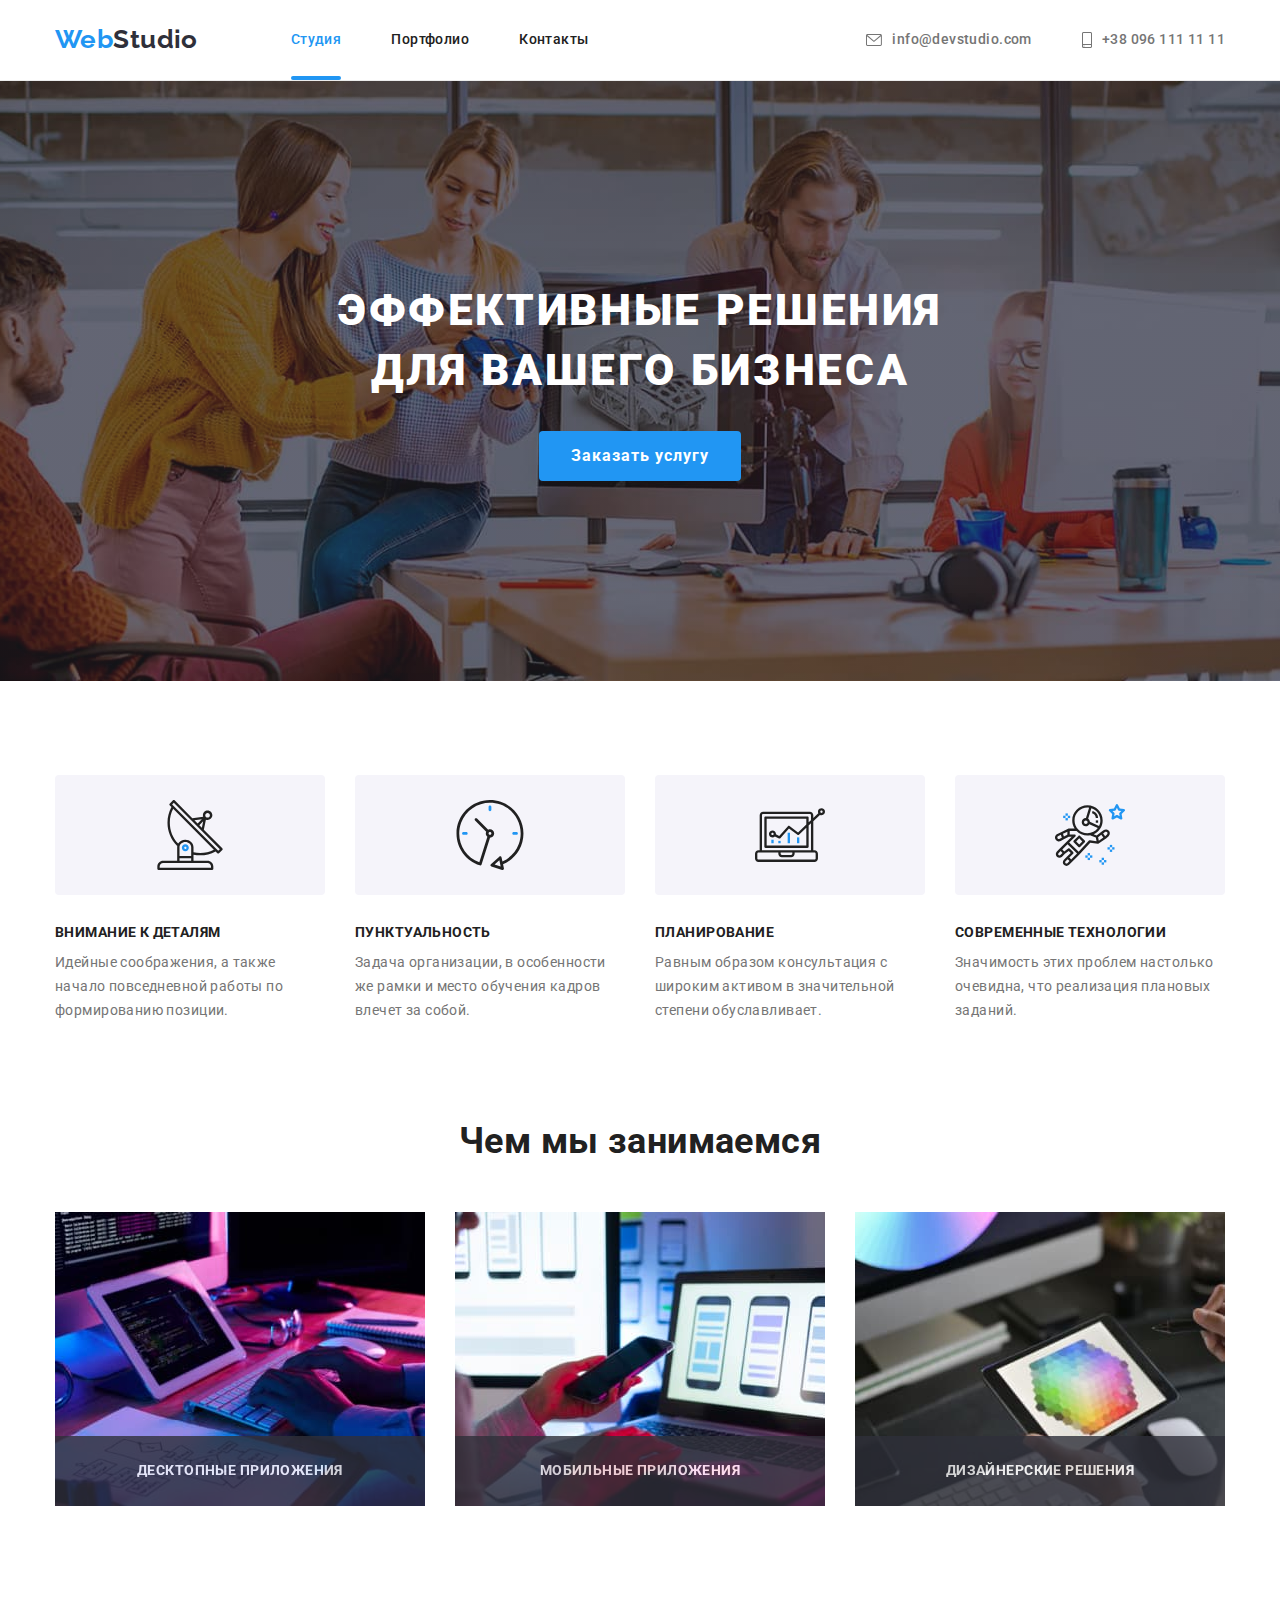
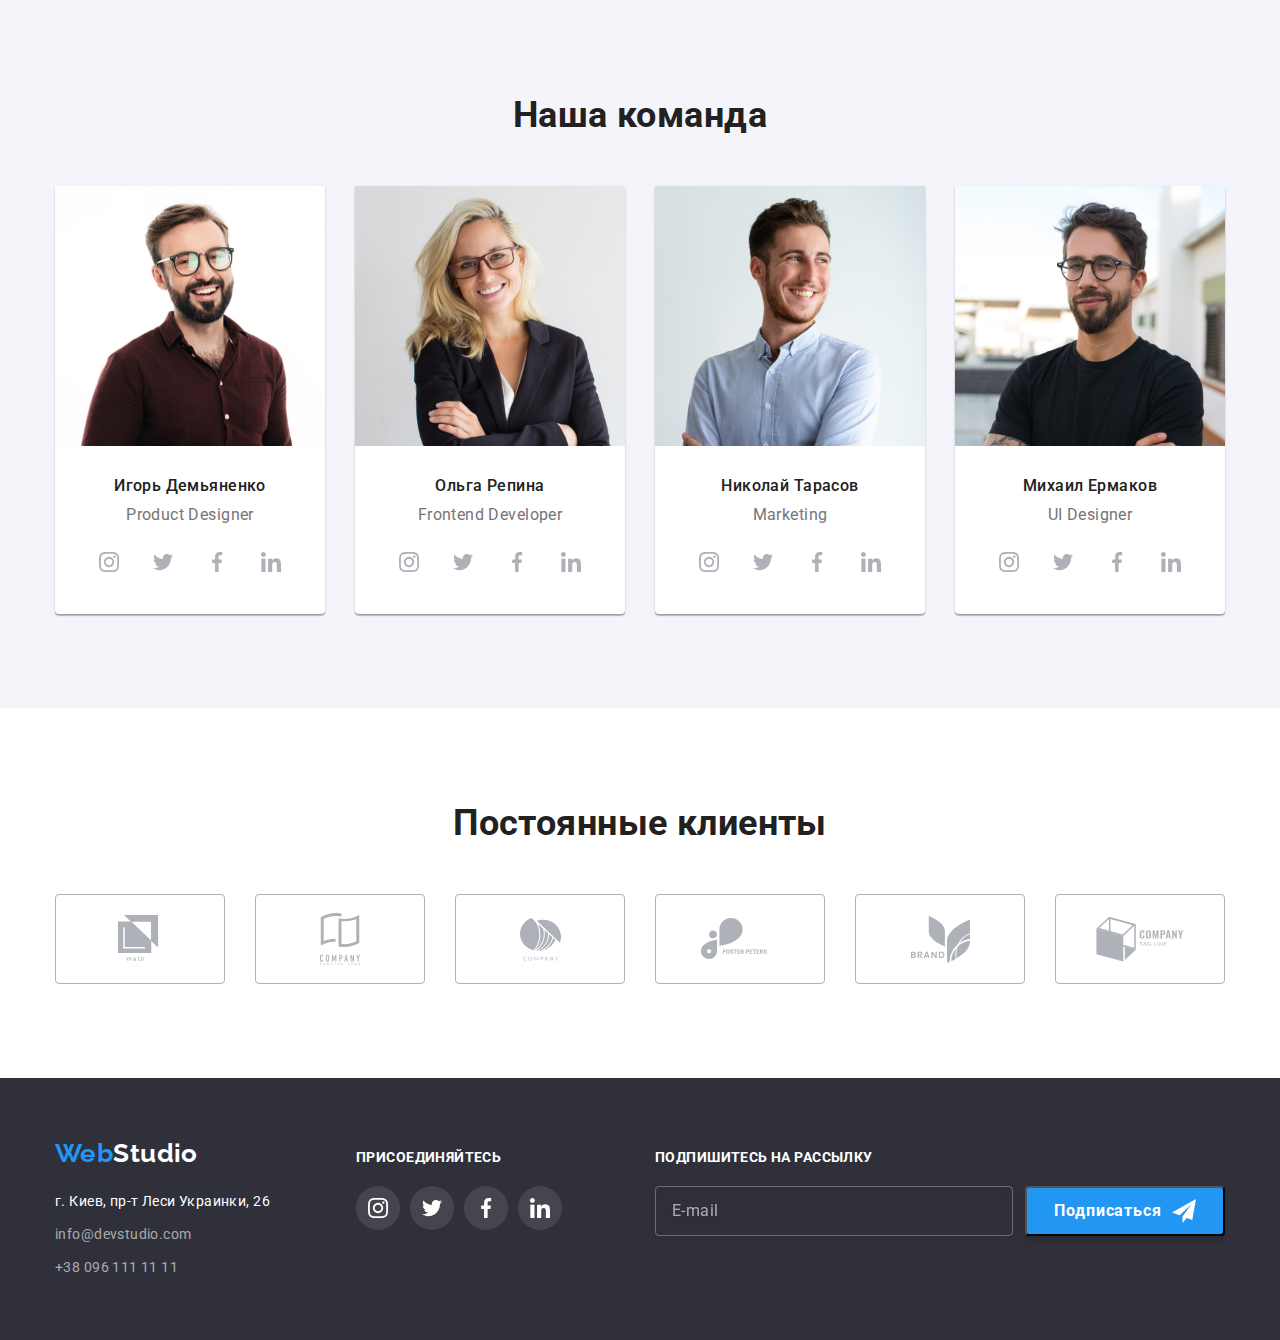
<file: index.html>
<!DOCTYPE html>
<html lang="ru">
  <head>
    <meta charset="UTF-8" />
    <meta http-equiv="X-UA-Compatible" content="IE=edge" />
    <meta name="viewport" content="width=device-width, initial-scale=1.0" />
    <title>Студия</title>
    <link rel="preconnect" href="https://fonts.gstatic.com" />
    <link
      href="https://fonts.googleapis.com/css2?family=Raleway:wght@700&family=Roboto:wght@400;500;700&display=swap"
      rel="stylesheet"
    />
    <link
      rel="stylesheet"
      href="https://cdnjs.cloudflare.com/ajax/libs/modern-normalize/1.0.0/modern-normalize.min.css"
    />
    <link rel="stylesheet" href="./css/styles.css" />
  </head>

  <body class="body">
    <!--Шапка сайта-->
    <header class="page-header">
      <div class="container">
        <nav class="site-nav">
          <a class="logo" href="./"
            ><span class="accent-logo">Web</span>Studio</a
          >
          <ul class="header-nav link">
            <li class="menu-item">
              <a class="link current" href="./index.html">Студия</a>
            </li>
            <li class="menu-item">
              <a class="link" href="./pages/portfolio.html">Портфолио</a>
            </li>
            <li class="menu-item"><a class="link" href="">Контакты</a></li>
          </ul>
        </nav>
        <div class="header-block-link">
          <a class="header-link" href="mailto:info@devstudio.com">
            <svg class="icon" width="16" height="12">
              <use href="./images/header-sprite.svg#icon-mail"></use></svg
            >info@devstudio.com</a
          >
          <a class="header-link" href="tel:+380961111111"
            ><svg class="icon" width="10" height="16">
              <use href="./images/header-sprite.svg#icon-smartphone"></use></svg
            >+38 096 111 11 11</a
          >
        </div>
      </div>
    </header>

    <!--Герой-->
    <main>
      <section class="hero-section list">
        <h1 class="hero-title">Эффективные решения для вашего бизнеса</h1>
        <button class="button" type="button" data-modal-open>
          Заказать услугу
        </button>
      </section>

      <!--Преимущества-->
      <section class="advantage-section">
        <div class="container">
          <h2 class="visually-hidden">Наши преимущества</h2>
          <ul class="list">
            <li class="adv-item">
              <div class="adv-icon">
                <svg class="icon-link" width="70" height="70">
                  <use href="./images/sprite.svg#icon-antenna"></use>
                </svg>
              </div>
              <h3>ВНИМАНИЕ К ДЕТАЛЯМ</h3>
              <p>
                Идейные соображения, а также начало повседневной работы по
                формированию позиции.
              </p>
            </li>
            <li class="adv-item">
              <div class="adv-icon">
                <svg class="icon-link" width="70" height="70">
                  <use href="./images/sprite.svg#icon-clock"></use>
                </svg>
              </div>
              <h3>ПУНКТУАЛЬНОСТЬ</h3>
              <p>
                Задача организации, в особенности же рамки и место обучения
                кадров влечет за собой.
              </p>
            </li>
            <li class="adv-item">
              <div class="adv-icon">
                <svg class="icon-link" width="70" height="70">
                  <use href="./images/sprite.svg#icon-diagram"></use>
                </svg>
              </div>
              <h3>ПЛАНИРОВАНИЕ</h3>
              <p>
                Равным образом консультация с широким активом в значительной
                степени обуславливает.
              </p>
            </li>
            <li class="adv-item">
              <div class="adv-icon">
                <svg class="icon-link" width="70" height="70">
                  <use href="./images/sprite.svg#icon-astronaut"></use>
                </svg>
              </div>
              <h3>СОВРЕМЕННЫЕ ТЕХНОЛОГИИ</h3>
              <p>
                Значимость этих проблем настолько очевидна, что реализация
                плановых заданий.
              </p>
            </li>
          </ul>
        </div>
      </section>

      <!--Сфера деятельности-->
      <section class="section gallery">
        <div class="container">
          <h2 class="section-title">Чем мы занимаемся</h2>
          <ul class="list gallery-list">
            <li class="gallery-item">
              <div class="gallery-thumb">
                <img src="./images/box1.jpg" alt="Написание кода" width="370" />
                <p class="gallery-text">ДЕСКТОПНЫЕ ПРИЛОЖЕНИЯ</p>
              </div>
            </li>
            <li class="gallery-item">
              <div class="gallery-thumb">
                <img
                  src="./images/box2.jpg"
                  alt="Фронтенд разработка"
                  width="370"
                />
                <p class="gallery-text">МОБИЛЬНЫЕ ПРИЛОЖЕНИЯ</p>
              </div>
            </li>
            <li class="gallery-item">
              <div class="gallery-thumb">
                <img
                  src="./images/box3.jpg"
                  alt="Разработка дизайна"
                  width="370"
                />
                <p class="gallery-text">ДИЗАЙНЕРСКИЕ РЕШЕНИЯ</p>
              </div>
            </li>
          </ul>
        </div>
      </section>

      <!--Команда-->
      <section class="section team-section">
        <div class="container">
          <h2 class="team-title">Наша команда</h2>
          <ul class="list grid">
            <li class="grid-item team-list">
              <img
                src="./images/img1.jpg"
                alt="Продуктовый дизайнер"
                width="270"
              />
              <div class="team-text">
                <h3 class="team-member">Игорь Демьяненко</h3>
                <p class="team-position">Product Designer</p>
                <ul class="list team-icons">
                  <li class="team-icons-item">
                    <a
                      href=""
                      class="team-icon-link"
                      target="_blank"
                      rel="noopener noreferrer"
                      ><svg class="icon">
                        <use
                          href="./images/team-sprite.svg#icon-instagram"
                        ></use></svg
                    ></a>
                  </li>
                  <li class="team-icons-item">
                    <a
                      href=""
                      class="team-icon-link"
                      target="_blank"
                      rel="noopener noreferrer"
                      ><svg class="icon">
                        <use
                          href="./images/team-sprite.svg#icon-twitter"
                        ></use></svg
                    ></a>
                  </li>
                  <li class="team-icons-item">
                    <a
                      href=""
                      class="team-icon-link"
                      target="_blank"
                      rel="noopener noreferrer"
                      ><svg class="icon">
                        <use
                          href="./images/team-sprite.svg#icon-facebook"
                        ></use></svg
                    ></a>
                  </li>
                  <li class="team-icons-item">
                    <a
                      href=""
                      class="team-icon-link"
                      target="_blank"
                      rel="noopener noreferrer"
                      ><svg class="icon">
                        <use
                          href="./images/team-sprite.svg#icon-linkedin"
                        ></use></svg
                    ></a>
                  </li>
                </ul>
              </div>
            </li>
            <li class="grid-item team-list">
              <img
                src="./images/img2.jpg"
                alt="Фронтенд-разработчик"
                width="270"
              />
              <div class="team-text">
                <h3 class="team-member">Ольга Репина</h3>
                <p class="team-position">Frontend Developer</p>
                <ul class="list team-icons">
                  <li class="team-icons-item">
                    <a
                      href=""
                      class="team-icon-link"
                      target="_blank"
                      rel="noopener noreferrer"
                      ><svg class="icon">
                        <use
                          href="./images/team-sprite.svg#icon-instagram"
                        ></use></svg
                    ></a>
                  </li>
                  <li class="team-icons-item">
                    <a
                      href=""
                      class="team-icon-link"
                      target="_blank"
                      rel="noopener noreferrer"
                      ><svg class="icon">
                        <use
                          href="./images/team-sprite.svg#icon-twitter"
                        ></use></svg
                    ></a>
                  </li>
                  <li class="team-icons-item">
                    <a
                      href=""
                      class="team-icon-link"
                      target="_blank"
                      rel="noopener noreferrer"
                      ><svg class="icon">
                        <use
                          href="./images/team-sprite.svg#icon-facebook"
                        ></use></svg
                    ></a>
                  </li>
                  <li class="team-icons-item">
                    <a
                      href=""
                      class="team-icon-link"
                      target="_blank"
                      rel="noopener noreferrer"
                      ><svg class="icon">
                        <use
                          href="./images/team-sprite.svg#icon-linkedin"
                        ></use></svg
                    ></a>
                  </li>
                </ul>
              </div>
            </li>
            <li class="grid-item team-list">
              <img src="./images/img3.jpg" alt="Маркетолог" width="270" />
              <div class="team-text">
                <h3 class="team-member">Николай Тарасов</h3>
                <p class="team-position">Marketing</p>
                <ul class="list team-icons">
                  <li class="team-icons-item">
                    <a
                      href=""
                      class="team-icon-link"
                      target="_blank"
                      rel="noopener noreferrer"
                      ><svg class="icon">
                        <use
                          href="./images/team-sprite.svg#icon-instagram"
                        ></use></svg
                    ></a>
                  </li>
                  <li class="team-icons-item">
                    <a
                      href=""
                      class="team-icon-link"
                      target="_blank"
                      rel="noopener noreferrer"
                      ><svg class="icon">
                        <use
                          href="./images/team-sprite.svg#icon-twitter"
                        ></use></svg
                    ></a>
                  </li>
                  <li class="team-icons-item">
                    <a
                      href=""
                      class="team-icon-link"
                      target="_blank"
                      rel="noopener noreferrer"
                      ><svg class="icon">
                        <use
                          href="./images/team-sprite.svg#icon-facebook"
                        ></use></svg
                    ></a>
                  </li>
                  <li class="team-icons-item">
                    <a
                      href=""
                      class="team-icon-link"
                      target="_blank"
                      rel="noopener noreferrer"
                      ><svg class="icon">
                        <use
                          href="./images/team-sprite.svg#icon-linkedin"
                        ></use></svg
                    ></a>
                  </li>
                </ul>
              </div>
            </li>
            <li class="grid-item team-list">
              <img
                src="./images/img4.jpg"
                alt="Дизайнер интерфейса"
                width="270"
              />
              <div class="team-text">
                <h3 class="team-member">Михаил Ермаков</h3>
                <p class="team-position">UI Designer</p>
                <ul class="list team-icons">
                  <li class="team-icons-item">
                    <a
                      href=""
                      class="team-icon-link"
                      target="_blank"
                      rel="noopener noreferrer"
                      ><svg class="icon">
                        <use
                          href="./images/team-sprite.svg#icon-instagram"
                        ></use></svg
                    ></a>
                  </li>
                  <li class="team-icons-item">
                    <a
                      href=""
                      class="team-icon-link"
                      target="_blank"
                      rel="noopener noreferrer"
                      ><svg class="icon">
                        <use
                          href="./images/team-sprite.svg#icon-twitter"
                        ></use></svg
                    ></a>
                  </li>
                  <li class="team-icons-item">
                    <a
                      href=""
                      class="team-icon-link"
                      target="_blank"
                      rel="noopener noreferrer"
                      ><svg class="icon">
                        <use
                          href="./images/team-sprite.svg#icon-facebook"
                        ></use></svg
                    ></a>
                  </li>
                  <li class="team-icons-item">
                    <a
                      href=""
                      class="team-icon-link"
                      target="_blank"
                      rel="noopener noreferrer"
                      ><svg class="icon">
                        <use
                          href="./images/team-sprite.svg#icon-linkedin"
                        ></use></svg
                    ></a>
                  </li>
                </ul>
              </div>
            </li>
          </ul>
        </div>
      </section>
    </main>

    <!--Клиенты-->

    <section class="client-section">
      <div class="container">
        <h2 class="client-title">Постоянные клиенты</h2>
        <ul class="client-list">
          <li class="client-item">
            <a
              href=""
              class="client-link"
              target="_blank"
              rel="noopener noreferrer"
              ><svg class="icon" width="44" height="49">
                <use href="./images/client-sprite.svg#logo1"></use></svg
            ></a>
          </li>
          <li class="client-item">
            <a
              href=""
              class="client-link"
              target="_blank"
              rel="noopener noreferrer"
              ><svg class="icon" width="40" height="52">
                <use href="./images/client-sprite.svg#logo2"></use></svg
            ></a>
          </li>
          <li class="client-item">
            <a
              href=""
              class="client-link"
              target="_blank"
              rel="noopener noreferrer"
              ><svg class="icon" width="41" height="43">
                <use href="./images/client-sprite.svg#logo3"></use></svg
            ></a>
          </li>
          <li class="client-item">
            <a
              href=""
              class="client-link"
              target="_blank"
              rel="noopener noreferrer"
              ><svg class="icon" width="80" height="42">
                <use href="./images/client-sprite.svg#logo4"></use></svg
            ></a>
          </li>
          <li class="client-item">
            <a
              href=""
              class="client-link"
              target="_blank"
              rel="noopener noreferrer"
              ><svg class="icon" width="59" height="47">
                <use href="./images/client-sprite.svg#logo5"></use></svg
            ></a>
          </li>
          <li class="client-item">
            <a
              href=""
              class="client-link"
              target="_blank"
              rel="noopener noreferrer"
              ><svg class="icon" width="88" height="45">
                <use href="./images/client-sprite.svg#logo6"></use></svg
            ></a>
          </li>
        </ul>
      </div>
    </section>

    <!--Контакты-->
    <footer class="footer">
      <div class="container">
        <div class="footer-contact">
          <a href="./index.html" class="logo footer-logo"
            ><span class="accent-logo">Web</span>Studio</a
          >
          <address class="address">
            <p>г. Киев, пр-т Леси Украинки, 26</p>
            <a class="contact-link" href="mailto:info@devstudio.com"
              >info@devstudio.com</a
            >
            <a class="contact-link" href="tel:+380961111111"
              >+38 096 111 11 11</a
            >
          </address>
        </div>
        <div class="footer-join">
          <h3 class="join-title">Присоединяйтесь</h3>
          <ul class="join-list">
            <li class="join-item">
              <a
                href=""
                class="join-icon"
                target="_blank"
                rel="noopener noreferrer"
                ><svg class="icon">
                  <use
                    href="./images/team-sprite.svg#icon-instagram"
                  ></use></svg
              ></a>
            </li>
            <li class="join-item">
              <a
                href=""
                class="join-icon"
                target="_blank"
                rel="noopener noreferrer"
                ><svg class="icon">
                  <use href="./images/team-sprite.svg#icon-twitter"></use></svg
              ></a>
            </li>
            <li class="join-item">
              <a
                href=""
                class="join-icon"
                target="_blank"
                rel="noopener noreferrer"
                ><svg class="icon">
                  <use href="./images/team-sprite.svg#icon-facebook"></use></svg
              ></a>
            </li>
            <li class="join-item">
              <a
                href=""
                class="join-icon"
                target="_blank"
                rel="noopener noreferrer"
                ><svg class="icon">
                  <use href="./images/team-sprite.svg#icon-linkedin"></use></svg
              ></a>
            </li>
          </ul>
        </div>
        <form class="sub-form">
          <div class="sub-field">
            <h2 class="sub-title">ПОДПИШИТЕСЬ НА РАССЫЛКУ</h2>
            <label for="mail"></label>
            <input type="email" name="mail" id="mail" placeholder="E-mail" />
          </div>
          <button class="sub-button">
            Подписаться<svg class="sub-icon" width="24" height="24">
              <use href="./images/modal-sprite.svg#icon-send"></use>
            </svg>
          </button>
        </form>
      </div>
    </footer>

    <!-- Modal window -->
    <div class="backdrop is-hidden" data-modal>
      <div class="modal">
        <form class="modal-form">
          <h2 class="modal-title">Оставьте свои данные, мы вам перезвоним</h2>
          <div class="form-field">
            <label for="name">Имя</label>
            <input type="text" name="name" id="name" />
          </div>
          <div class="form-field">
            <label for="tel">Телефон</label>
            <input type="tel" name="tel" id="tel" />
          </div>
          <div class="form-field">
            <label for="email">Почта</label>
            <input type="email" name="mail" id="email" placeholder="1" />
          </div>

          <div class="form-field">
            <label for="comment">Комментарий</label>
            <textarea
              class="comment"
              name="comment"
              id="comment"
              cols="30"
              rows="10"
              placeholder="Введите текст"
            ></textarea>
          </div>
          <div class="form-field checkbox">
            <input type="checkbox" name="" id="policy" />
            <label for="policy" class="checkbox-label"
              >Соглашаюсь с рассылкой и принимаю
              <a class="policy-link" href="">Условия договора</a></label
            >
          </div>
          <button class="modal-submit" type="submit">Отправить</button>
        </form>
        <button class="modal-button" aria-label="Закрыть" data-modal-close>
          <svg class="modal-icon" width="30" height="30">
            <use href="./images/modal-sprite.svg#icon-close"></use>
          </svg>
        </button>
      </div>
    </div>

    <!-- JS script -->
    <script src="./js/modal.js"></script>
  </body>
</html>
</file>
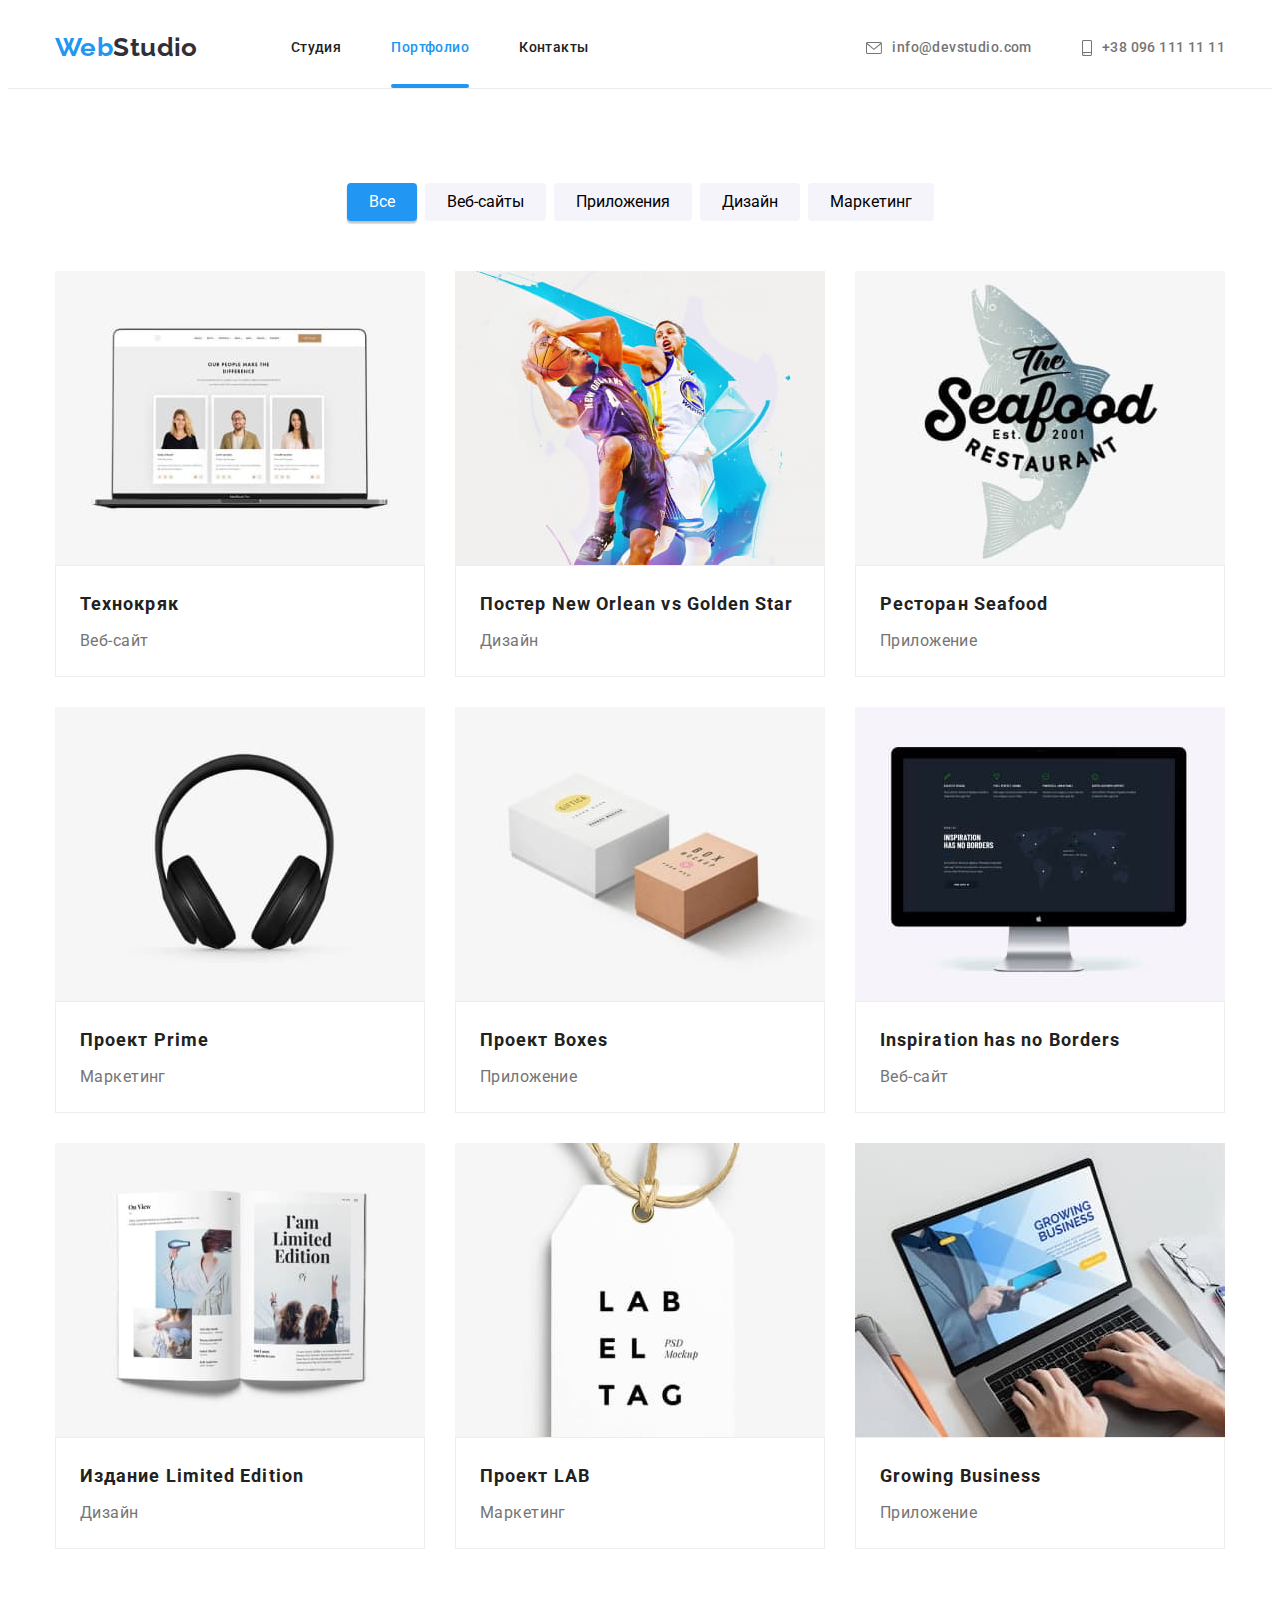
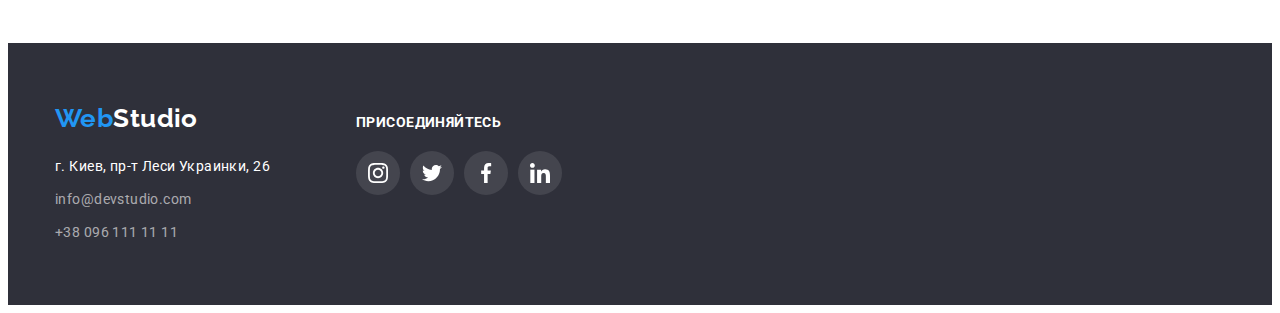
<file: pages/portfolio.html>
<!DOCTYPE html>
<html lang="ru">
  <head>
    <meta charset="UTF-8" />
    <meta http-equiv="X-UA-Compatible" content="IE=edge" />
    <meta name="viewport" content="width=device-width, initial-scale=1.0" />
    <title>Портфолио</title>
    <link rel="preconnect" href="https://fonts.gstatic.com" />
    <link
      href="https://fonts.googleapis.com/css2?family=Raleway:wght@700&family=Roboto:wght@400;500;700&display=swap"
      rel="stylesheet"
    />
    <link
      rel="stylesheet"
      href="https://cdnjs.cloudflare.com/ajax/libs/modern-normalize/0.2.0/modern-normalize.min.css"
      integrity="sha512-sqIVMkf5f8XGYI/UZYGs7wODxlUeoj9JknataPfUwtvrSKWMHrMXGZ7Evb6nabFYJQG15vFFyALe6r0nWCD1Ug=="
      crossorigin="anonymous"
    />
    <link rel="stylesheet" href="../css/styles.css" />
  </head>

  <body class="body">
    <!--Шапка сайта-->
    <header class="page-header">
      <div class="container">
        <nav class="site-nav">
          <a class="logo" href="../"
            ><span class="accent-logo">Web</span>Studio</a
          >
          <ul class="header-nav link">
            <li class="menu-item">
              <a class="link" href="../index.html">Студия</a>
            </li>
            <li class="menu-item">
              <a class="link current" href="../pages/portfolio.html"
                >Портфолио</a
              >
            </li>
            <li class="menu-item"><a class="link" href="">Контакты</a></li>
          </ul>
        </nav>
        <div class="header-block-link">
          <a class="header-link" href="mailto:info@devstudio.com">
            <svg class="icon" width="16" height="12">
              <use href="../images/header-sprite.svg#icon-mail"></use></svg
            >info@devstudio.com</a
          >
          <a class="header-link" href="tel:+380961111111"
            ><svg class="icon" width="10" height="16">
              <use
                href="../images/header-sprite.svg#icon-smartphone"
              ></use></svg
            >+38 096 111 11 11</a
          >
        </div>
      </div>
    </header>

    <!--Портфолио-->
    <main>
      <section class="section">
        <div class="container">
          <h1 class="visually-hidden">Наши работы</h1>
          <ul class="portfolio-button list">
            <li class="btn-item">
              <button class="button list current" type="button">Все</button>
            </li>
            <li class="btn-item">
              <button class="button list" type="button">Веб-сайты</button>
            </li>
            <li class="btn-item">
              <button class="button list" type="button">Приложения</button>
            </li>
            <li class="btn-item">
              <button class="button list" type="button">Дизайн</button>
            </li>
            <li class="btn-item">
              <button class="button list" type="button">Маркетинг</button>
            </li>
          </ul>
          <div class="flex-container">
            <h2 class="visually-hidden">Примеры работы</h2>
            <ul class="portfolio-title list">
              <li class="flex-elements">
                <div class="prtf-thumb">
                  <a href="" class="list portfolio-list"
                    ><div class="prtf-thumb-link">
                      <img
                        src="../images/portfolio/img.jpg"
                        alt="Разработка сайтов"
                        width="370"
                      />
                      <p class="prtf-description">
                        Технокряк это современная площадка распространения
                        коронавируса. Компании используют эту платформу для
                        цифрового шпионажа и атак на защищённые сервера
                        конкурентов.
                      </p>
                    </div>
                    <div class="prtf-text">
                      <h3 class="exemple-title">Технокряк</h3>
                      <p>Веб-сайт</p>
                    </div>
                  </a>
                </div>
              </li>

              <li class="flex-elements">
                <div class="prtf-thumb">
                  <a href="" class="list portfolio-list"
                    ><div class="prtf-thumb-link">
                      <img
                        src="../images/portfolio/img-1.jpg"
                        alt="Дизайн постеров"
                        width="370"
                      />
                      <p class="prtf-description">
                        Технокряк это современная площадка распространения
                        коронавируса. Компании используют эту платформу для
                        цифрового шпионажа и атак на защищённые сервера
                        конкурентов.
                      </p>
                    </div>
                    <div class="prtf-text">
                      <h3 class="exemple-title">
                        Постер New Orlean vs Golden Star
                      </h3>
                      <p>Дизайн</p>
                    </div></a
                  >
                </div>
              </li>
              <li class="flex-elements">
                <div class="prtf-thumb">
                  <a href="" class="list portfolio-list">
                    <div class="prtf-thumb-link">
                      <img
                        src="../images/portfolio/img-2.jpg"
                        alt="Разработка приложений"
                        width="370"
                      />
                      <p class="prtf-description">
                        Технокряк это современная площадка распространения
                        коронавируса. Компании используют эту платформу для
                        цифрового шпионажа и атак на защищённые сервера
                        конкурентов.
                      </p>
                    </div>
                    <div class="prtf-text">
                      <h3 class="exemple-title">Ресторан Seafood</h3>
                      <p>Приложение</p>
                    </div></a
                  >
                </div>
              </li>
              <li class="flex-elements">
                <div class="prtf-thumb">
                  <a href="" class="list portfolio-list"
                    ><div class="prtf-thumb-link">
                      <img
                        src="../images/portfolio/img-3.jpg"
                        alt="Маркетинг"
                        width="370"
                      />
                      <p class="prtf-description">
                        Технокряк это современная площадка распространения
                        коронавируса. Компании используют эту платформу для
                        цифрового шпионажа и атак на защищённые сервера
                        конкурентов.
                      </p>
                    </div>
                    <div class="prtf-text">
                      <h3 class="exemple-title">Проект Prime</h3>
                      <p>Маркетинг</p>
                    </div></a
                  >
                </div>
              </li>

              <li class="flex-elements">
                <div class="prtf-thumb">
                  <a href="" class="list portfolio-list"
                    ><div class="prtf-thumb-link">
                      <img
                        src="../images/portfolio/img-4.jpg"
                        alt="Разработка приложений"
                        width="370"
                      />
                      <p class="prtf-description">
                        Технокряк это современная площадка распространения
                        коронавируса. Компании используют эту платформу для
                        цифрового шпионажа и атак на защищённые сервера
                        конкурентов.
                      </p>
                    </div>
                    <div class="prtf-text">
                      <h3 class="exemple-title">Проект Boxes</h3>
                      <p>Приложение</p>
                    </div></a
                  >
                </div>
              </li>
              <li class="flex-elements">
                <div class="prtf-thumb">
                  <a href="" class="list portfolio-list"
                    ><div class="prtf-thumb-link">
                      <img
                        src="../images/portfolio/img-5.jpg"
                        alt="Разработка сайтов"
                        width="370"
                      />
                      <p class="prtf-description">
                        Технокряк это современная площадка распространения
                        коронавируса. Компании используют эту платформу для
                        цифрового шпионажа и атак на защищённые сервера
                        конкурентов.
                      </p>
                    </div>
                    <div class="prtf-text">
                      <h3 class="exemple-title">Inspiration has no Borders</h3>
                      <p>Веб-сайт</p>
                    </div></a
                  >
                </div>
              </li>
              <li class="flex-elements">
                <div class="prtf-thumb">
                  <a href="" class="list portfolio-list"
                    ><div class="prtf-thumb-link">
                      <img
                        src="../images/portfolio/img-6.jpg"
                        alt="Разработка дизайна"
                        width="370"
                      />
                      <p class="prtf-description">
                        Технокряк это современная площадка распространения
                        коронавируса. Компании используют эту платформу для
                        цифрового шпионажа и атак на защищённые сервера
                        конкурентов.
                      </p>
                    </div>
                    <div class="prtf-text">
                      <h3 class="exemple-title">Издание Limited Edition</h3>
                      <p>Дизайн</p>
                    </div></a
                  >
                </div>
              </li>
              <li class="flex-elements">
                <div class="prtf-thumb">
                  <a href="" class="list portfolio-list"
                    ><div class="prtf-thumb-link">
                      <img
                        src="../images/portfolio/img-7.jpg"
                        alt="Маркетинг"
                        width="370"
                      />
                      <p class="prtf-description">
                        Технокряк это современная площадка распространения
                        коронавируса. Компании используют эту платформу для
                        цифрового шпионажа и атак на защищённые сервера
                        конкурентов.
                      </p>
                    </div>
                    <div class="prtf-text">
                      <h3 class="exemple-title">Проект LAB</h3>
                      <p>Маркетинг</p>
                    </div></a
                  >
                </div>
              </li>
              <li class="flex-elements">
                <div class="prtf-thumb">
                  <a href="" class="list portfolio-list"
                    ><div class="prtf-thumb-link">
                      <img
                        src="../images/portfolio/img-8.jpg"
                        alt="Разработка приложений"
                        width="370"
                      />
                      <p class="prtf-description">
                        Технокряк это современная площадка распространения
                        коронавируса. Компании используют эту платформу для
                        цифрового шпионажа и атак на защищённые сервера
                        конкурентов.
                      </p>
                    </div>
                    <div class="prtf-text">
                      <h3 class="exemple-title">Growing Business</h3>
                      <p>Приложение</p>
                    </div></a
                  >
                </div>
              </li>
            </ul>
          </div>
        </div>
      </section>
    </main>

    <!--Контакты-->
    <footer class="footer">
      <div class="container">
        <div class="footer-contact">
          <a href="../index.html" class="logo footer-logo"
            ><span class="accent-logo">Web</span>Studio</a
          >
          <address class="address">
            <p>г. Киев, пр-т Леси Украинки, 26</p>
            <a class="contact-link" href="mailto:info@devstudio.com"
              >info@devstudio.com</a
            >
            <a class="contact-link" href="tel:+380961111111"
              >+38 096 111 11 11</a
            >
          </address>
        </div>
        <div class="footer-join">
          <h3 class="join-title">Присоединяйтесь</h3>
          <ul class="join-list">
            <li class="join-item">
              <a
                href=""
                class="join-icon"
                target="_blank"
                rel="noopener noreferrer"
                ><svg class="icon">
                  <use
                    href="../images/team-sprite.svg#icon-instagram"
                  ></use></svg
              ></a>
            </li>
            <li class="join-item">
              <a
                href=""
                class="join-icon"
                target="_blank"
                rel="noopener noreferrer"
                ><svg class="icon">
                  <use href="../images/team-sprite.svg#icon-twitter"></use></svg
              ></a>
            </li>
            <li class="join-item">
              <a
                href=""
                class="join-icon"
                target="_blank"
                rel="noopener noreferrer"
                ><svg class="icon">
                  <use
                    href="../images/team-sprite.svg#icon-facebook"
                  ></use></svg
              ></a>
            </li>
            <li class="join-item">
              <a
                href=""
                class="join-icon"
                target="_blank"
                rel="noopener noreferrer"
                ><svg class="icon">
                  <use
                    href="../images/team-sprite.svg#icon-linkedin"
                  ></use></svg
              ></a>
            </li>
          </ul>
        </div>
      </div>
    </footer>
  </body>
</html>
</file>
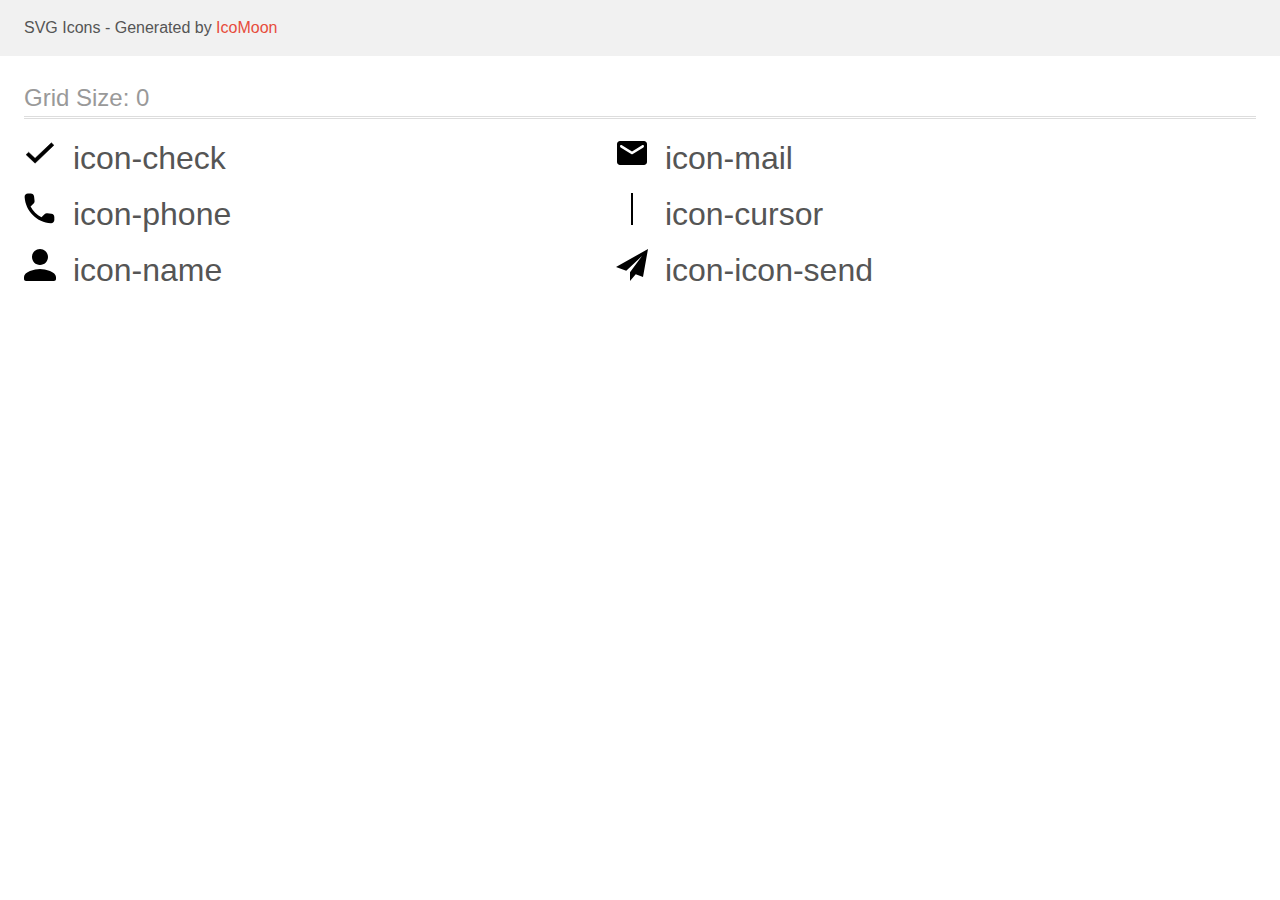
<file: images/icons/modal-icons/modal-icon/demo.html>
<!doctype html>
<html>
<head>
    <title>IcoMoon - SVG Icons</title>
    <meta charset="utf-8">
    <meta name="viewport" content="width=device-width, initial-scale=1">
    <link rel="stylesheet" href="demo-files/demo.css">
    <link rel="stylesheet" href="style.css">
</head>
<body>
<svg aria-hidden="true" style="position: absolute; width: 0; height: 0; overflow: hidden;" version="1.1" xmlns="http://www.w3.org/2000/svg" xmlns:xlink="http://www.w3.org/1999/xlink">
<defs>
<symbol id="icon-check" viewBox="0 0 32 32">
<path stroke-linejoin="miter" stroke-linecap="butt" stroke-miterlimit="4" stroke-width="0.4923" d="M4.817 15.389l-0.169-0.162-2.544 2.41 8.962 8.55 18.829-17.962-2.527-2.411-16.302 15.536-6.249-5.962z"></path>
</symbol>
<symbol id="icon-mail" viewBox="0 0 32 32">
<path d="M28 4h-24c-1.65 0-2.985 1.35-2.985 3l-0.015 18c0 1.65 1.35 3 3 3h24c1.65 0 3-1.35 3-3v-18c0-1.65-1.35-3-3-3zM27.4 10.375l-10.605 6.63c-0.48 0.3-1.11 0.3-1.59 0l-10.605-6.63c-0.375-0.24-0.6-0.645-0.6-1.080 0-1.005 1.095-1.605 1.95-1.080l10.050 6.285 10.050-6.285c0.855-0.525 1.95 0.075 1.95 1.080 0 0.435-0.225 0.84-0.6 1.080z"></path>
</symbol>
<symbol id="icon-phone" viewBox="0 0 32 32">
<path d="M27.419 20.852l-4.201-0.48c-1.009-0.116-2.002 0.232-2.713 0.943l-3.044 3.044c-4.681-2.382-8.519-6.203-10.901-10.901l3.060-3.060c0.711-0.711 1.059-1.704 0.943-2.713l-0.48-4.168c-0.198-1.671-1.604-2.928-3.292-2.928h-2.862c-1.869 0-3.424 1.555-3.308 3.424 0.877 14.126 12.174 25.407 26.284 26.284 1.869 0.116 3.424-1.439 3.424-3.308v-2.862c0.016-1.671-1.241-3.077-2.911-3.275z"></path>
</symbol>
<symbol id="icon-cursor" viewBox="0 0 32 32">
<path stroke-linejoin="miter" stroke-linecap="butt" stroke-miterlimit="4" stroke-width="2" d="M16 0v32"></path>
</symbol>
<symbol id="icon-name" viewBox="0 0 32 32">
<path d="M16 16c4.42 0 8-3.58 8-8s-3.58-8-8-8c-4.42 0-8 3.58-8 8s3.58 8 8 8zM16 20c-5.34 0-16 2.68-16 8v2c0 1.1 0.9 2 2 2h28c1.1 0 2-0.9 2-2v-2c0-5.32-10.66-8-16-8z"></path>
</symbol>
<symbol id="icon-icon-send" viewBox="0 0 32 32">
<path d="M32 0l-32 18 10.227 3.788 15.773-14.788-11.998 16.186 0.010 0.004-0.012-0.004v8.814l5.735-6.691 7.265 2.691 5-28z"></path>
</symbol>
</defs>
</svg>

<header class="bgc1 clearfix">
<div class="mhl">
    <p>SVG Icons - Generated by <a href="https://icomoon.io/app">IcoMoon</a></p>
</div>
</header>
    <div class="clearfix mhl ptl">
        <h1 class="mvm mtn fgc1">Grid Size: 0</h1>
        <div class="glyph fs1">
            <div class="clearfix pbs">
                <svg class="icon icon-check"><use xlink:href="#icon-check"></use></svg><span class="name"> icon-check</span>
            </div>
        </div>
        <div class="glyph fs1">
            <div class="clearfix pbs">
                <svg class="icon icon-mail"><use xlink:href="#icon-mail"></use></svg><span class="name"> icon-mail</span>
            </div>
        </div>
        <div class="glyph fs1">
            <div class="clearfix pbs">
                <svg class="icon icon-phone"><use xlink:href="#icon-phone"></use></svg><span class="name"> icon-phone</span>
            </div>
        </div>
        <div class="glyph fs1">
            <div class="clearfix pbs">
                <svg class="icon icon-cursor"><use xlink:href="#icon-cursor"></use></svg><span class="name"> icon-cursor</span>
            </div>
        </div>
        <div class="glyph fs1">
            <div class="clearfix pbs">
                <svg class="icon icon-name"><use xlink:href="#icon-name"></use></svg><span class="name"> icon-name</span>
            </div>
        </div>
        <div class="glyph fs1">
            <div class="clearfix pbs">
                <svg class="icon icon-icon-send"><use xlink:href="#icon-icon-send"></use></svg><span class="name"> icon-icon-send</span>
            </div>
        </div>
  </div>
<script defer src="svgxuse.js"></script>
</body>
</html>
</file>
<file: css/styles.css>
html {
  box-sizing: border-box;
}
*,
*::after,
*::before {
  box-sizing: inherit;
}

/* * {
  outline: 1px solid red;
} */

h1,
h2,
h3,
h4,
h5,
h6,
p {
  margin-top: 0;
}

.list {
  text-decoration: none;
  list-style: none;
  padding-left: 0;
  margin-top: 0;
  margin-bottom: 0;
}

.link {
  text-decoration: none;
  color: inherit;
}

img {
  display: block;
  max-width: 100%;
  height: auto;
}

:root {
  --primary-text-color: #212121;
  --paragraph-text-color: #757575;
  --accent-color: #2196f3;
  --section-accent-color: #ffffff;
  --main-background-color: #ffffff;
  --secondary-background-color: #2f303a;
  --team-background-color: #f5f4fa;
  --hero-background-color: #188ce8;
  --hero-main-bgrn-color: #c4c4c4;
  --hero-gradient-color: rgba(47, 48, 58, 0.4);
  --team-icon-bgrn-color: #afb1b8;
  --footer-icon-bgrn-color: #ffffff1a;
  --item-border-color: #eeeeee;
  --header-line-color: #ececec;
  --font-family: Roboto;
  --accent-font: Raleway;
}

/* Body */
.body {
  color: var(--primary-text-color);
  background-color: var(--main-background-color);
  font-family: var(--font-family), sans-serif;
  font-weight: 500;
  font-size: 14px;
  line-height: 1.14;
  letter-spacing: 0.03em;
}

.header-nav .link.current {
  color: var(--accent-color);
}

/* Paragraph */
p {
  color: var(--paragraph-text-color);
  font-weight: 400;
  margin: 0;
}

/* Logo */
.accent-logo {
  color: var(--accent-color);
}
.logo {
  color: var(--secondary-background-color);
  font-family: var(--accent-font);
  font-weight: 700;
  font-size: 26px;
  line-height: 1.19;
  text-decoration: none;
}

/* Header-Navigation */
.page-header .logo {
  align-items: center;
  padding-top: 24px;
  padding-bottom: 25px;
  margin-right: 93px;
}

.page-header .container {
  display: flex;
  align-items: center;
  justify-content: space-between;
}

.page-header {
  border-bottom: 1px solid var(--header-line-color);
}

.header-nav {
  display: flex;
  min-width: 294px;
  margin: 0;
  padding-left: 0;
}

/* Header-Navigation-Animation */

.header-nav .link {
  display: block;
  padding-top: 32px;
  padding-bottom: 32px;
  transition-property: color;
  transition-duration: 250ms;
  transition-timing-function: cubic-bezier(0.4, 0, 0.2, 1);
}

.header-nav .link:hover,
.header-nav .link:focus {
  color: var(--accent-color);
}

.site-nav {
  display: flex;
  align-items: center;
}

.menu-item:not(:last-child) {
  margin-right: 50px;
}

.menu-item > .link {
  text-decoration: none;
  list-style: none;
}

/* Active-Link */

.menu-item {
  position: relative;
}

.menu-item .current::before {
  display: block;
  position: absolute;
  content: "";
  width: 100%;
  height: 4px;
  bottom: 0;
  background-color: var(--accent-color);
  border-radius: 2px;
  opacity: 1;
  transition-property: opasity;
  transition-duration: 250ms;
  transition-timing-function: cubic-bezier(0.4, 0, 0.2, 1);
}

.menu-item .current::after {
  opacity: 0;
}

/* Header-Link */

.header-block-link {
  display: flex;
}

/* Header-Link-Animation */

.header-link .icon {
  margin-right: 10px;
  fill: var(--paragraph-text-color);
  display: flex;
  justify-content: center;
  align-items: center;
  width: auto;
  height: auto;
  transition-property: fill;
  transition-duration: 250ms;
  transition-timing-function: cubic-bezier(0.4, 0, 0.2, 1);
}

.header-link:hover .icon,
.header-link:focus .icon {
  fill: var(--accent-color);
}

.header-link {
  display: flex;
  justify-content: center;
  align-items: center;
  padding-top: 32px;
  padding-bottom: 32px;
  color: var(--paragraph-text-color);
  font-weight: 500;
  font-style: normal;
  text-decoration: none;
  list-style: none;
  align-items: center;
  transition-property: color;
  transition-duration: 250ms;
  transition-timing-function: cubic-bezier(0.4, 0, 0.2, 1);
}

.header-link:hover,
.header-link:focus {
  color: var(--accent-color);
}

.header-link:not(:last-child) {
  margin-right: 50px;
}

/* Flex-Container */
.container {
  margin-left: auto;
  margin-right: auto;
  width: 1200px;
  padding-left: 15px;
  padding-right: 15px;
}

/* Hero-Button */
.hero-section .button {
  border: 0px solid transparent;
  border-radius: 4px;
  padding: 10px 32px;
  min-width: 200px;
  height: 50px;
  margin-left: auto;
  margin-right: auto;
  color: var(--section-accent-color);
  background-color: var(--accent-color);
  font-weight: 700;
  font-size: 16px;
  line-height: 1.88;
  display: flex;
  letter-spacing: 0.06em;
  cursor: pointer;
  transition-property: background-color;
  transition-duration: 250ms;
  transition-timing-function: cubic-bezier(0.4, 0, 0.2, 1);
}

.hero-section .button:hover,
.hero-section .button:focus {
  background-color: var(--hero-background-color);
}

/* Portfolio-Buttons-Animation */

.button {
  border: 0;
  border-radius: 4px;
  font-family: inherit;
  background-color: var(--team-background-color);
  font-weight: 400;
  font-size: 16px;
  line-height: 1.6;
  text-align: center;
  cursor: pointer;
  transition-property: background-color, color, box-shadow;
  transition-duration: 250ms;
  transition-timing-function: cubic-bezier(0.4, 0, 0.2, 1);
}

.button:hover,
.button:focus,
.list.current {
  color: var(--section-accent-color);
  background-color: var(--accent-color);
  box-shadow: 0px 3px 1px rgba(0, 0, 0, 0.1), 0px 1px 2px rgba(0, 0, 0, 0.08),
    0px 2px 2px rgba(0, 0, 0, 0.12);
}

/* Hero-Section*/

.hero-section {
  max-width: 1600px;
  padding-top: 200px;
  padding-bottom: 200px;
  margin-left: auto;
  margin-right: auto;
  background-image: linear-gradient(
      var(--hero-gradient-color),
      var(--hero-gradient-color)
    ),
    url("../images/hero/hero.jpg");
  background-color: var(--hero-main-bgrn-color);
  color: var(--section-accent-color);
  background-repeat: no-repeat;
  background-position: center;
  background-size: cover;
}

.hero-title {
  max-width: calc(100% / 12 * 6);
  margin-left: auto;
  margin-right: auto;
  margin-bottom: 30px;
  text-align: center;
  font-weight: 900;
  font-size: 44px;
  line-height: 1.36;
  letter-spacing: 0.06em;
  text-transform: uppercase;
}

/* Modal Window */

.backdrop {
  position: fixed;
  top: 0;
  left: 0;
  width: 100%;
  height: 100%;
  background-color: rgba(0, 0, 0, 0.2);
  opacity: 1;
  transition: opacity 250ms cubic-bezier(0.4, 0, 0.2, 1);
}

.backdrop.is-hidden {
  pointer-events: none;
  opacity: 0;
}

.backdrop.is-hidden .modal {
  transform: translate(-50%, -50%) scale(0.5);
}

.modal {
  position: absolute;
  top: 50%;
  left: 50%;
  width: 528px;
  height: 581px;
  background-color: var(--main-background-color);
  box-shadow: 0px 1px 3px rgba(0, 0, 0, 0.12), 0px 1px 1px rgba(0, 0, 0, 0.14),
    0px 2px 1px rgba(0, 0, 0, 0.2);
  border-radius: 4px;
  transform: translate(-50%, -50%) scale(1);
  transition: transform 250ms cubic-bezier(0.4, 0, 0.2, 1);
}

.modal-button {
  position: absolute;
  display: flex;
  width: 30px;
  height: 30px;
  right: 8px;
  top: 8px;
  justify-content: center;
  align-items: center;
  border: 1px solid rgba(0, 0, 0, 0.1);
  background-color: #ffffff;
  border-radius: 50%;
}

/* Modal-form-fields */

.modal-form {
  position: absolute;
  display: block;
  outline: 1px solid tomato;
  /* margin-left: auto;
  margin-right: auto; */
  padding: 40px;
}

.form-field {
  outline: 1px solid blue;
  display: flex;
  flex-direction: column;
  margin-bottom: 10px;
}

.form-field label {
  margin-bottom: 4px;
  font-size: 12px;
  line-height: 1.17;
  letter-spacing: 0.01em;
  color: var(--paragraph-text-color);
}

.form-field input {
  margin: 0;
  padding: 11px 12px;
  border-radius: 3px;
  border: 1px solid #2a2a2a;
}
/* .form-field input::placeholder {
  color: #2a2a2a;
} */

.modal-title {
  margin-bottom: 12px;
  font-weight: 700;
  font-size: 20px;
  line-height: 1.15;
  text-align: center;
  letter-spacing: 0.03em;
  color: var(--primary-text-color);
}

.comment {
  height: 120px;
}

.checkbox {
  display: block;
  text-align: center;
  margin-top: 20px;
  margin-bottom: 30px;
}

.form-field .checkbox-label {
  font-size: 14px;
  line-height: 1.71;
  letter-spacing: 0.03em;
  color: var(--paragraph-text-color);
}

.modal-submit {
  padding: 0;
  margin-left: 124px;
  margin-right: 124px;
  width: 200px;
  height: 50px;
  margin-bottom: 30px;
}

/* Advantage-section */
.visually-hidden {
  position: absolute !important;
  clip: rect(1px 1px 1px 1px);
  clip: rect(1px,  1px,  1px, 1px);
  padding: 0 !important;
  border: 0 !important;
  height: 1px !important;
  width: 1px !important;
  overflow: hidden;
}
.advantage-section {
  padding-top: 94px;
  padding-bottom: 94px;
}

.advantage-section .list {
  font-weight: 700;
  padding-bottom: 0;
  display: flex;
}

.advantage-section .adv-item {
  min-width: 270px;
}

.adv-item:not(:last-child) {
  margin-right: 30px;
}

.adv-icon {
  display: flex;
  width: 270px;
  height: 120px;
  border-radius: 4px;
  justify-content: center;
  align-items: center;
  background-color: var(--team-background-color);
  margin-bottom: 30px;
}

.adv-item h3 {
  height: 16px;
  font-size: 14px;
  margin: 0;
  margin-bottom: 10px;
}

.adv-item {
  border-radius: 4px;
}

.adv-item p {
  line-height: 1.71;
  height: 75px;
}

/* Activity-section */
.section-title {
  margin-bottom: 50px;
  text-align: center;
  font-weight: 700;
  font-size: 36px;
  line-height: 1.17;
}

.section.gallery {
  padding-top: 0;
}

.gallery .list {
  display: flex;
  align-items: center;
  margin-left: -15px;
  margin-right: -15px;
}

.gallery-item {
  display: flex;
  margin-right: auto;
  margin-left: auto;
  flex-basis: calc((100% - (30px * 3)) / 3);
}

/* Activity-opacity-text */

.gallery-thumb {
  position: relative;
}

.gallery-text {
  position: absolute;
  display: flex;
  justify-content: center;
  align-items: center;
  bottom: 0;
  right: 0;
  margin: 0;
  width: 370px;
  height: 70px;
  font-weight: 700;
  font-size: 14px;
  text-align: center;
  letter-spacing: 0.03em;
  text-transform: uppercase;
  color: var(--section-accent-color);
  background-color: var(--secondary-background-color);
  opacity: 0.8;
}

/* Team-section */
.team-title {
  margin-bottom: 50px;
  text-align: center;
  font-weight: 700;
  font-size: 36px;
  line-height: 1.17;
}

.team-section {
  background-color: var(--team-background-color);
  font-weight: 500;
  text-align: center;
  font-size: 16px;
  line-height: 1.19;
  align-items: center;
}

.grid {
  display: flex;
  align-items: center;
}

.grid-item {
  background: var(--main-background-color);
  box-shadow: 0px 1px 3px rgba(0, 0, 0, 0.12), 0px 1px 1px rgba(0, 0, 0, 0.14),
    0px 2px 1px rgba(0, 0, 0, 0.2);
  border-radius: 0px 0px 4px 4px;
}

.grid-item:not(:last-child) {
  margin-right: 30px;
}

.team-text {
  padding: 30px 32px;
}

.team-list .team-member {
  margin-bottom: 10px;
  font-size: 16px;
  line-height: 1.19;
  font-weight: 500;
}
.team-position {
  margin-bottom: 16px;
}
.team-icons {
  display: inline-flex;
}

/* Team-Icons-Animation */

.team-icon-link {
  display: flex;
  justify-content: center;
  align-items: center;
  width: 44px;
  height: 44px;
  border-radius: 50%;
  background-color: var(--main-background-color);
  fill: var(--team-icon-bgrn-color);
  transition-property: background-color, fill;
  transition-duration: 250ms;
  transition-timing-function: cubic-bezier(0.4, 0, 0.2, 1);
}

.team-icon-link:hover,
.team-icon-link:focus {
  background-color: var(--accent-color);
  fill: var(--section-accent-color);
}

.icon {
  width: 20px;
  height: 20px;
}

.team-icons-item:not(:last-child) {
  margin-right: 10px;
}

/* Clients */
.client-title {
  margin-bottom: 50px;
  text-align: center;
  font-weight: 700;
  font-size: 36px;
  line-height: 1.17;
}

.client-section {
  padding-top: 94px;
  padding-bottom: 94px;
}

.client-list {
  margin: 0;
  padding: 0;
  display: flex;
  justify-content: center;
  align-items: center;
}

/* Clients-Icons-Animation */

.client-link {
  display: flex;
  width: 100%;
  height: 100%;
  border: 1px solid var(--team-icon-bgrn-color);
  border-radius: 4px;
  justify-content: center;
  align-items: center;
  transition-property: border, fill;
  transition-duration: 250ms;
  transition-timing-function: cubic-bezier(0.4, 0, 0.2, 1);
}

.client-link:hover,
.client-link:focus {
  fill: var(--accent-color);
  border: 1px solid var(--accent-color);
}

.client-link .icon {
  width: auto;
  height: auto;
  fill: var(--team-icon-bgrn-color);
  transition-property: fill;
  transition-duration: 250ms;
  transition-timing-function: cubic-bezier(0.4, 0, 0.2, 1);
}

.client-link:hover .icon,
.client-link:focus .icon {
  fill: var(--accent-color);
}

.client-item {
  display: flex;
  width: 170px;
  height: 90px;
}

.client-item:not(:last-child) {
  margin-right: 30px;
}

/* Exemples-section */
.portfolio-title {
  display: flex;
  flex-wrap: wrap;
}

.prtf-text {
  padding: 20px 24px;
  border: 1px solid var(--item-border-color);
}

.exemple-title {
  margin-bottom: 4px;
  color: var(--primary-text-color);
  font-weight: 700;
  font-size: 18px;
  line-height: 2;
  letter-spacing: 0.06em;
}

.portfolio-title p {
  font-size: 16px;
  line-height: 1.88;
}

.portfolio-button {
  display: flex;
  justify-content: center;
  margin: 0 auto;
  margin-bottom: 50px;
}

.portfolio-button .button {
  padding: 6px 22px;
}

.btn-item:not(:last-child) {
  margin-right: 8px;
}

.section {
  padding-top: 94px;
  padding-bottom: 94px;
}

.flex-elements {
  width: 370px;
  margin-right: 30px;
  margin-bottom: 30px;
}

.flex-elements:nth-child(3n) {
  margin-right: 0;
}

.flex-elements:nth-last-child(-n + 3) {
  margin-bottom: 0;
}

/* Portfolio-Boxes-Animation */

.portfolio-list {
  display: block;
  transition-property: box-shadow;
  transition-duration: 250ms;
  transition-timing-function: cubic-bezier(0.4, 0, 0.2, 1);
}

.portfolio-list:hover,
.portfolio-list:focus {
  box-shadow: 0px 1px 1px rgba(0, 0, 0, 0.12), 0px 4px 4px rgba(0, 0, 0, 0.06),
    1px 4px 6px rgba(0, 0, 0, 0.16);
}

/* Portfolio-Overlay-Animation */

.prtf-thumb-link {
  display: flex;
  position: relative;
  overflow: hidden;
}

.prtf-description {
  position: absolute;
  display: inline-flex;
  align-items: center;
  justify-content: left;
  padding: 63px 45px 63px 25px;
  width: 100%;
  height: 100%;
  font-size: 18px;
  line-height: 1.56;
  letter-spacing: 0.03em;
  color: #ffffff;
  opacity: 0;
  transform: translatey(100%);
  transition-property: background-color, opacity, transform;
  transition-duration: 250ms;
  transition-timing-function: cubic-bezier(0.4, 0, 0.2, 1);
}

.prtf-thumb:hover .prtf-description {
  background-color: var(--accent-color);
  opacity: 0.8;
  transform: translatex(0);
}

/* Footer Logo*/

.footer-logo {
  color: var(--section-accent-color);
}

/* Footer */

.footer {
  padding-top: 60px;
  padding-bottom: 60px;
  color: var(--section-accent-color);
  background-color: var(--secondary-background-color);
  font-size: 14px;
  line-height: 1.71;
}

.footer-contact {
  display: block;
  width: 231px;
  margin-right: 70px;
}

.footer .container {
  display: flex;
  align-items: baseline;
}

address > p {
  color: var(--section-accent-color);
  font-style: normal;
}

.address {
  margin-top: 20px;
}

/* Footer-Contacts-Animation */

address .contact-link {
  display: block;
  margin-top: 9px;
  color: rgba(255, 255, 255, 0.6);
  font-weight: 400;
  font-style: normal;
  text-decoration: none;
  list-style: none;
  transition-property: color;
  transition-duration: 250ms;
  transition-timing-function: cubic-bezier(0.4, 0, 0.2, 1);
}

.contact-link:hover,
.contact-link:focus {
  color: var(--accent-color);
}

.link {
  text-decoration: none;
  list-style: none;
}

/* Footer-Join */

.footer-join {
  display: block;
  margin-right: 93px;
}

.join-title {
  margin-bottom: 20px;
  font-weight: 700;
  font-size: 14px;
  line-height: 1.14;
  letter-spacing: 0.03em;
  text-transform: uppercase;
  list-style: none;
}

.join-list {
  display: flex;
  margin: 0;
  padding: 0;
}

/* Footer-Icons-Animation */

.join-icon {
  display: flex;
  justify-content: center;
  align-items: center;
  width: 44px;
  height: 44px;
  border-radius: 50%;
  background-color: var(--footer-icon-bgrn-color);
  fill: var(--main-background-color);
  list-style: none;
  transition-property: fill, background-color;
  transition-duration: 250ms;
  transition-timing-function: cubic-bezier(0.4, 0, 0.2, 1);
}

.join-icon:hover,
.join-icon:focus {
  background-color: var(--accent-color);
  fill: var(--section-accent-color);
}

.join-item:not(:last-child) {
  margin-right: 10px;
}

.join-item {
  list-style: none;
}

/* Subscribe footer-field */

.sub-form {
  display: flex;
  align-items: flex-end;
  width: 570px;
  height: 86px;
  margin: 0;
  padding: 0;
}

.sub-field {
  display: flex;
  flex-direction: column;
  margin: 0;
  padding: 0;
}

.footer .sub-title {
  margin-bottom: 20px;
  padding: 0;
  font-weight: 700;
  font-size: 14px;
  line-height: 1.14;
  letter-spacing: 0.03em;
  text-transform: uppercase;
}

.sub-field input {
  padding: 15px 295px 15px 16px;
  width: 358px;
  height: 50px;
  border: 1px solid rgba(255, 255, 255, 0.3);
  filter: drop-shadow(0px 4px 4px #00000026);
  border-radius: 4px;
  background-color: inherit;
}

.sub-field input::placeholder {
  font-size: 16px;
  line-height: 1.25;
  align-items: center;
  letter-spacing: 0.03em;
  color: #ffffff99;
}

.sub-button {
  display: flex;
  justify-content: center;
  align-items: center;
  margin-left: 12px;
  width: 200px;
  height: 50px;
  font-weight: 700;
  font-size: 16px;
  line-height: 1.88;
  letter-spacing: 0.06em;
  border-radius: 4px;
  color: var(--main-background-color);
  background-color: var(--accent-color);
  box-shadow: 0px 4px 4px rgba(0, 0, 0, 0.15);
}

.sub-icon {
  margin-left: 10px;
  fill: var(--section-accent-color);
}
</file>
<file: images/icons/modal-icons/modal-icon/demo-files/demo.css>
body {
  padding: 0;
  margin: 0;
  font-family: sans-serif;
  font-size: 1em;
  line-height: 1.5;
  color: #555;
  background: #fff;
}
h1 {
  font-size: 1.5em;
  font-weight: normal;
  box-shadow: 0 1px #ddd, 0 2px #fff, 0 3px #ddd;
}
small {
  font-size: .66666667em;
}
a {
  color: #e74c3c;
  text-decoration: none;
}
a:hover, a:focus {
  box-shadow: 0 1px #e74c3c;
}
.bshadow0, input {
  box-shadow: inset 0 -2px #e7e7e7;
}
input:hover {
  box-shadow: inset 0 -2px #ccc;
}
input, fieldset {
  font-size: 1em;
  margin: 0;
  padding: 0;
  border: 0;
}
input {
  color: inherit;
  line-height: 1.5;
  height: 1.5em;
  padding: .25em 0;
}
input:focus {
  outline: none;
  box-shadow: inset 0 -2px #449fdb;
}
.glyph {
  font-size: 16px;
  margin-right: 1.5em;
  float: left;
  width: 17em;
}
svg {
  color: #000;
}
.liga {
  width: 80%;
  width: calc(100% - 2.5em);
}
.talign-right {
  text-align: right;
}
.talign-center {
  text-align: center;
}
.bgc1 {
  background: #f1f1f1;
}
.fgc0 {
  color: #000;
}
.fgc1 {
  color: #999;
}
p {
  margin-top: 1em;
  margin-bottom: 1em;
}
.mvm {
  margin-top: .75em;
  margin-bottom: .75em;
}
.mtn {
  margin-top: 0;
}
.mtl, .mal {
  margin-top: 1.5em;
}
.mbl, .mal {
  margin-bottom: 1.5em;
}
.mal, .mhl {
  margin-left: 1.5em;
  margin-right: 1.5em;
}
.mhmm {
  margin-left: 1em;
  margin-right: 1em;
}
.ptl {
  padding-top: 1.5em;
}
.pbs, .pvs {
  padding-bottom: .25em;
}
.pvs, .pts {
  padding-top: .25em;
}
.unit {
  float: left;
}
.unitRight {
  float: right;
}
.size1of2 {
  width: 50%;
}
.size1of1 {
  width: 100%;
}
.clearfix:before, .clearfix:after {
  content: " ";
  display: table;
}
.clearfix:after {
  clear: both;
}
.hidden-true {
  display: none;
}
.textbox0 {
  width: 3em;
  background: #f1f1f1;
  padding: .25em .5em;
  line-height: 1.5;
  height: 1.5em;
}
.fs0 {
  font-size: 16px;
}
.fs1 {
  font-size: 32px;
}
.name {
  margin-left: .25em;
}
</file>
<file: images/icons/modal-icons/modal-icon/style.css>
.icon {
  display: inline-block;
  width: 1em;
  height: 1em;
  stroke-width: 0;
  stroke: currentColor;
  fill: currentColor;
}

/* ==========================================
Single-colored icons can be modified like so:
.icon-name {
  font-size: 32px;
  color: red;
}
========================================== */
</file>
